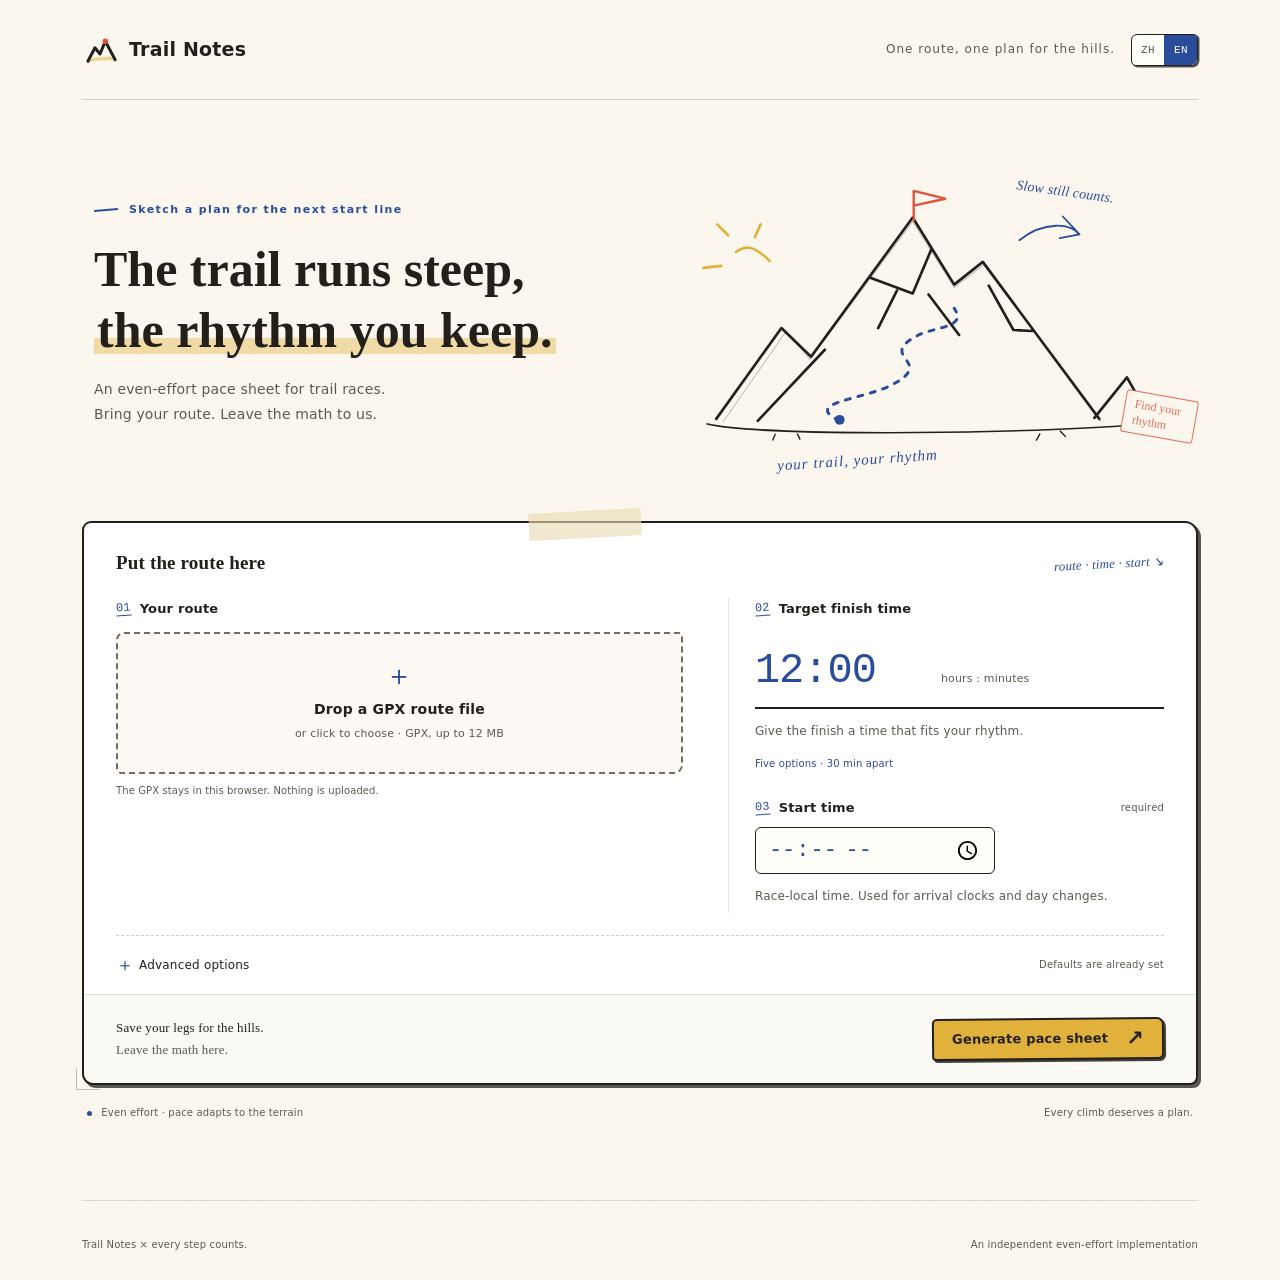
<file: web/index.html>
<!doctype html>
<html lang="zh-CN">
<head>
  <meta charset="utf-8">
  <meta name="viewport" content="width=device-width, initial-scale=1">
  <meta name="theme-color" content="#fbf7ef">
  <meta name="description" content="上传 GPX，输入完赛时间与发枪时间，生成体感一致的越野配速表。">
  <title>山野有数 · 体感一致配速表</title>
  <link rel="icon" href="./favicon.svg" type="image/svg+xml">
  <link rel="icon" href="./favicon-32.png" sizes="32x32" type="image/png">
  <link rel="icon" href="./favicon-16.png" sizes="16x16" type="image/png">
  <link rel="apple-touch-icon" href="./apple-touch-icon.png">
  <link rel="stylesheet" href="./style.css?v=frontend-v33">
  <script src="./i18n.js?v=frontend-v33" defer></script>
  <script src="./pace-time.js?v=frontend-v33" defer></script>
  <script src="./pace-svg.js?v=frontend-v33" defer></script>
  <script src="./pace-wallpaper.js?v=frontend-v33" defer></script>
  <script src="./app.js?v=frontend-v33" defer></script>
</head>
<body>
  <div class="page-shell">
    <header class="site-header">
      <a class="brand" href="/" data-i18n-aria="brand.home"><svg class="brand-mark" viewBox="0 0 64 64" aria-hidden="true" focusable="false"><path d="M10 47.4C20 44.4 44 44.7 54 46.4" stroke="#e0b23c" stroke-width="6" opacity=".5" stroke-linecap="round" fill="none"/><path d="M9 48L22 26L30 37L40 16L55 48" stroke="#23201c" stroke-width="5" stroke-linecap="round" stroke-linejoin="round" fill="none"/><circle cx="40" cy="16" r="4.6" fill="#e0533c"/></svg> <span data-i18n="brand.name">山野有数</span> <span class="brand-en" data-i18n="brand.tag">TRAIL NOTES</span></a>
      <div class="header-right">
        <span class="header-note" data-i18n="header.note">一条路线，一份山野计划。</span>
        <div class="lang-switch" role="group" data-i18n-aria="lang.group" aria-label="语言">
          <button type="button" data-lang-button="zh" data-i18n="lang.zh" aria-pressed="true">中文</button>
          <button type="button" data-lang-button="en" data-i18n="lang.en" aria-pressed="false">EN</button>
        </div>
      </div>
    </header>
    <main>
      <section class="hero" aria-labelledby="page-title">
        <div class="hero-copy">
          <p class="eyebrow"><span class="small-line"></span> <span data-i18n="hero.eyebrow">给下一次出发，画个计划</span></p>
          <h1 id="page-title"><span data-i18n="hero.title1">山路有起伏，</span><br><span class="marker" data-i18n="hero.title2">奔跑有节奏。</span></h1>
          <p class="hero-description"><span data-i18n="hero.desc1">一份体感一致的越野配速表。</span><br><span data-i18n="hero.desc2">带上你的路线，剩下的交给计算。</span></p>
        </div>
        <div class="mountain-sketch" aria-hidden="true">
          <svg viewBox="0 0 550 300" fill="none" xmlns="http://www.w3.org/2000/svg">
            <path d="M49 250C106 264 406 260 506 249" stroke="#23201c" stroke-width="1.6"/>
            <path d="M59 245L125 153L155 182L258 41L300 109L329 86L447 245M101 247L169 175M215 102L258 118L277 73M242 115L223 153M274 119L305 160M335 110L360 155L379 156M442 244L475 203L500 247" stroke="#23201c" stroke-width="2.7" stroke-linejoin="round" stroke-linecap="round"/>
            <path d="M66 248L130 156L154 185L258 45L300 112L330 89L449 248" stroke="#23201c" stroke-width=".65" opacity=".5"/>
            <path d="M259 44L259 14L291 22L259 29" stroke="#e0533c" stroke-width="2.4" stroke-linecap="round" stroke-linejoin="round"/>
            <path d="M184 247C145 228 208 226 238 210C282 186 221 183 262 161C281 151 314 153 300 133" stroke="#2a4d9b" stroke-width="3" stroke-linecap="round" stroke-dasharray="5 8"/>
            <circle cx="184" cy="246" r="5" fill="#2a4d9b"/>
            <path d="M113 85C97 69 89 69 79 76M98 61L104 48M71 59L60 48M64 90L46 92" stroke="#e0b23c" stroke-width="2.7" stroke-linecap="round"/>
            <path d="M366 64C391 44 420 47 426 58M410 40L427 58L407 62" stroke="#2a4d9b" stroke-width="1.8" stroke-linecap="round" stroke-linejoin="round"/>
            <path d="M119 260L116 267M141 260L144 266M387 260L383 267M407 257L413 263" stroke="#23201c" stroke-width="1.4"/>
          </svg>
          <span class="sketch-label label-summit" data-i18n="hero.labelSummit">慢慢来，也会到。</span>
          <span class="sketch-label label-route" data-i18n="hero.labelRoute">your trail, your rhythm</span>
          <span class="sketch-stamp" data-i18n-html="hero.stamp">去山里<br>找节奏</span>
        </div>
      </section>

      <section class="planner" aria-labelledby="planner-title">
        <div class="planner-heading"><h2 id="planner-title" data-i18n="planner.title">把路线放在这里</h2><span class="pencil-note" data-i18n="planner.pencil">路线、用时、发枪时间 ↘</span></div>
        <form id="pace-form" novalidate>
          <div class="main-fields">
            <div class="file-field">
              <label class="field-label" for="gpx-file"><span class="step-number">01</span> <span data-i18n="form.step1">你的路线</span></label>
              <label id="drop-zone" class="drop-zone" for="gpx-file" tabindex="0" role="button" data-i18n-aria="form.dropAria" aria-label="选择或拖入 GPX 路线文件">
                <span class="upload-symbol" aria-hidden="true">＋</span>
                <span id="file-title" data-i18n="form.dropTitle">拖入 GPX 路线文件</span>
                <span id="file-hint" class="upload-hint" data-i18n="form.dropHint">或点击选择 · GPX 格式，最大 12 MB</span>
                <span id="file-state" class="file-state" hidden></span>
              </label>
              <input id="gpx-file" type="file" class="visually-hidden">
              <p class="field-footnote" id="privacy-note" data-i18n="form.privacy">GPX 仅在浏览器内处理，不上传到服务器。</p>
            </div>
            <div class="time-field">
              <label class="field-label" for="target"><span class="step-number">02</span> <span data-i18n="form.step2">目标完赛时间</span></label>
              <div class="duration-wrap"><input id="target" name="target" type="text" inputmode="numeric" value="12:00" maxlength="5" autocomplete="off" spellcheck="false" aria-describedby="time-hint"><span data-i18n="form.durationUnit">小时 : 分钟</span></div>
              <p id="time-hint" class="time-hint" data-i18n="form.timeHint">按自己的节奏，给终点一个时间。</p>
              <span class="target-note" id="target-note" data-i18n="form.targetNote">五档参考方案 · 相邻间隔 30 分钟</span>
              <div class="race-start-field">
                <label class="field-label" for="start-time"><span class="step-number">03</span> <span data-i18n="form.step3">发枪时间</span> <span class="required-note" data-i18n="form.required">必填</span></label>
                <input id="start-time" name="start-time" type="time" required aria-describedby="start-time-hint">
                <p id="start-time-hint" class="time-hint" data-i18n="form.startHint">填写比赛当地时间，用于计算到站钟点与跨日。</p>
              </div>
            </div>
          </div>

          <details id="advanced" class="advanced">
            <summary><span class="disclosure-arrow" aria-hidden="true">＋</span> <span data-i18n="advanced.title">高级选项</span> <span class="summary-cn" data-i18n="advanced.titleAlt">Advanced options</span><span class="defaults-tag" data-i18n="advanced.defaults">已为你选好默认值</span></summary>
            <div class="advanced-body">
              <p class="advanced-intro" data-i18n="advanced.intro">保留默认值即可生成。修改参数后，点击“生成配速表”更新结果。</p>
              <div id="track-panel" hidden><label class="setting-label" for="track-index" data-i18n="advanced.track">选择路线</label><select id="track-index"></select></div>
              <div class="settings-grid">
                <label><span data-i18n="advanced.smooth">高程平滑窗口</span> <span>m</span><input id="ascent-window" type="number" min="0" max="2000" step="10" value="100"></label>
                <label><span data-i18n="advanced.threshold">峰谷反转阈值</span> <span>m</span><input id="ascent-threshold" type="number" min="0" max="1000" value="10"></label>
                <label><span data-i18n="advanced.ascentFactor">爬升等效距离</span> <span>km / 100 m</span><input id="ascent-factor" type="number" min="0" max="10" step="0.1" value="1"></label>
                <label><span data-i18n="advanced.fatigue">距离翻倍配速增幅</span> <span>%</span><input id="fatigue" type="number" min="0" max="100" step="1" value="8"></label>
                <label><span data-i18n="advanced.step">相邻方案间隔</span> <span data-i18n="advanced.minutes">分钟</span><input id="target-step" type="number" min="1" max="1440" value="30"></label>
                <label><span data-i18n="advanced.bracket">表格括号内容</span><select id="secondary-display"><option value="arrival_time" data-i18n="option.arrival">到站钟点（当地时间）</option><option value="pace" data-i18n="option.pace">区间配速（分:秒/km）</option><option value="equivalent_pace" data-i18n="option.eqPace">区间等效配速（分:秒/km）</option></select></label>
                <label><span data-i18n="advanced.options">目标方案</span><select id="target-count"><option value="five" data-i18n="option.five">五档方案</option><option value="one" data-i18n="option.one">仅目标方案</option></select></label>
              </div>
              <div class="repair-policy"><strong data-i18n="advanced.repairTitle">缺失高程自动补齐</strong><p data-i18n="advanced.repairBody">中间缺口按距离插值，首尾使用最近有效高程。生成结果会标注修复数量；全部高程缺失时停止计算。</p></div>
              <section id="checkpoint-panel" class="checkpoint-panel" hidden aria-labelledby="checkpoint-title"><div class="subheading"><h3 id="checkpoint-title" data-i18n="advanced.cpTitle">站点与停留</h3><span data-i18n="advanced.cpSub">关门时间填写发枪后的累计用时</span></div><p id="cp-hint"></p><div id="checkpoint-fields"></div></section>
              <section id="manual-panel" hidden><h3 data-i18n="advanced.manualTitle">手动站点（可选）</h3><p data-i18n="advanced.manualBody">未识别到站点时默认只列起终点。每行填写：名称,累计公里,停留分钟,关门用时。终点会自动加入。</p><label class="visually-hidden" for="manual-cps" data-i18n="advanced.manualAria">手动站点</label><textarea id="manual-cps" rows="4" data-i18n-placeholder="advanced.manualPlaceholder" placeholder="山脚补给站,10.5,5,03:00"></textarea></section>
            </div>
          </details>
          <div id="status" class="status" role="status" aria-live="polite" hidden></div>
          <div class="form-footer"><p><span data-i18n="form.footer1">把力气留给山野，</span><span data-i18n="form.footer2">把计算交给这里。</span></p><button id="generate" class="button button-primary" type="submit"><span id="generate-label" data-i18n="form.generate">生成配速表</span> <span aria-hidden="true">↗</span></button></div>
        </form>
        <span class="paper-corner" aria-hidden="true"></span>
      </section>
      <div class="under-form"><span><span class="blue-dot"></span> <span data-i18n="underForm.left">体感一致 · 随地形调整配速</span></span><span data-i18n="underForm.right">每一段山路，都值得好好计划。</span></div>

      <section id="results" class="results" hidden aria-labelledby="result-title">
        <div class="result-heading"><div><p class="eyebrow" data-i18n="results.eyebrow">YOUR TRAIL PLAN / 配速计划</p><h2 id="result-title" data-i18n="results.title">你的山野节奏</h2></div><div class="exports" data-i18n-aria="results.exportsAria" aria-label="下载配速表"><button type="button" data-export="svg" class="button button-small">SVG</button><button type="button" data-export="png" class="button button-small">PNG</button><button type="button" data-export="csv" class="button button-small">CSV</button><button id="wallpaper-open" type="button" class="button button-small" aria-expanded="false" aria-controls="wallpaper-panel" data-i18n="results.wallpaper">壁纸</button><label class="export-style" for="table-style"><span data-i18n="results.colorLabel">图颜色</span><select id="table-style"></select></label><button id="print" type="button" class="button button-small" data-i18n="results.print">打印</button></div></div>
        <div id="route-stats" class="route-stats"></div>
        <div class="profile-paper"><div class="profile-heading"><span data-i18n="results.profileTitle">沿途的起伏</span><span data-i18n="results.profileSub">高程轮廓 · 100 m 平滑，仅作路线示意</span></div><svg id="elevation-chart" viewBox="0 0 1080 180" role="img" data-i18n-aria="results.chartAria" aria-label="路线高程曲线"></svg></div>
        <div id="result-notes" class="result-notes"></div>
        <div class="table-paper"><div class="table-topline"><span>CHECKPOINT NOTES</span><span id="table-legend"></span><span class="mobile-table-hint" data-i18n="results.mobileHint">左右滑动查看全部方案 →</span></div><div class="table-scroll" tabindex="0" role="region" data-i18n-aria="results.tableAria" aria-label="配速表，可横向滚动"><table id="pace-table"></table></div></div>
        <details class="calculation-notes"><summary data-i18n="results.notesTitle">计算说明与路线提示</summary><div id="calculation-detail"></div></details>
        <section id="wallpaper-panel" class="wallpaper-panel" hidden aria-labelledby="wallpaper-title">
          <div class="wallpaper-heading"><div><p class="eyebrow" data-i18n="wall.eyebrow">HOME SCREEN / 手机壁纸</p><h3 id="wallpaper-title" data-i18n="wall.title">把配速表放进手机</h3></div><p data-i18n="wall.desc">按原版表格等比缩小，上下补留白，保留全部站点与方案。</p></div>
          <div class="wallpaper-body">
            <div class="wallpaper-stage"><div id="wallpaper-frame" class="wallpaper-frame"><div id="wallpaper-preview" class="wallpaper-preview"></div><div id="wallpaper-mask" class="wallpaper-mask" hidden></div></div></div>
            <div class="wallpaper-side">
              <div class="wallpaper-controls">
                <label><span data-i18n="wall.device">机型</span><select id="wallpaper-device"></select></label>
                <label><span data-i18n="wall.layout">版式</span><select id="wallpaper-rotation"><option value="90" data-i18n="wall.landscape">横版 · 表格旋转 90°，占满屏宽</option><option value="0" data-i18n="wall.portrait">竖版 · 表格保持正向</option></select></label>
                <label><span data-i18n="wall.top">顶部留白 %</span><input id="wallpaper-top" type="number" min="0" max="70" value="27"></label>
                <label><span data-i18n="wall.bottom">底部留白 %</span><input id="wallpaper-bottom" type="number" min="0" max="50" value="9"></label>
                <label><span data-i18n="wall.width">宽度 px</span><input id="wallpaper-width" type="number" min="640" max="4096" step="1" value="1179" disabled></label>
                <label><span data-i18n="wall.height">高度 px</span><input id="wallpaper-height" type="number" min="960" max="4096" step="1" value="2556" disabled></label>
              </div>
              <fieldset class="wallpaper-themes">
                <legend data-i18n="wall.theme">壁纸风格</legend>
                <div id="wallpaper-theme-list" class="theme-swatches" role="radiogroup" data-i18n-aria="wall.theme" aria-label="壁纸风格"></div>
              </fieldset>
              <label class="wallpaper-toggle"><input type="checkbox" id="wallpaper-overlay" checked> <span data-i18n="wall.overlay">叠加锁屏遮挡预览</span></label>
              <p id="wallpaper-error" role="alert" class="wallpaper-note" hidden></p>
              <p id="wallpaper-note" class="wallpaper-note"></p>
              <div class="wallpaper-actions"><button type="button" id="wallpaper-png" class="button button-primary" data-i18n="wall.download">下载壁纸 PNG</button><button type="button" id="wallpaper-svg" class="button button-small">SVG</button></div>
            </div>
          </div>
        </section>
      </section>
    </main>
    <footer class="site-footer"><span data-i18n="footer.left">山野有数 × 每一步，都算数。</span><span data-i18n="footer.right">基于体感一致思路的独立实现</span></footer>
  </div>
</body>
</html>
</file>
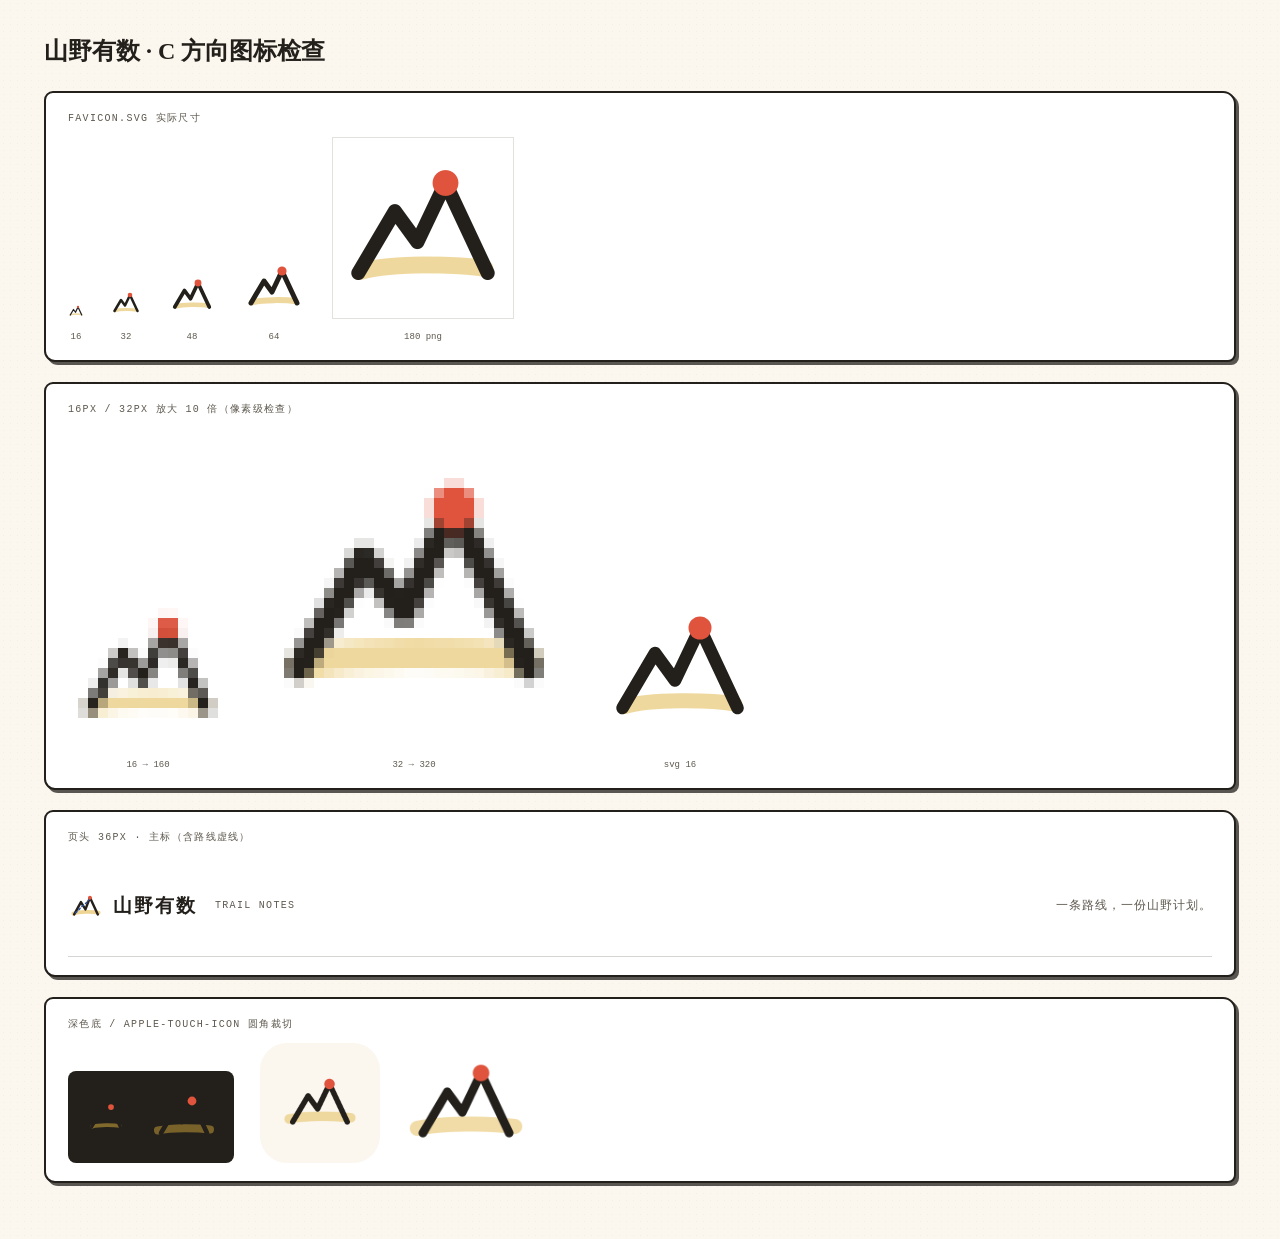
<file: artifacts/logo/check.html>
<!doctype html>
<html lang="zh-CN"><head><meta charset="utf-8"><title>icon check</title>
<style>
:root{--bg:#fbf7ef;--fg:#23201c;--muted:#5e594f;--blue:#2a4d9b;
--serif:"Instrument Serif","Songti SC",Georgia,serif;--body:"Schibsted Grotesk",ui-sans-serif,-apple-system,"PingFang SC",sans-serif;--mono:"JetBrains Mono",ui-monospace,Menlo,monospace}
body{margin:0;padding:36px 44px;background:var(--bg);color:var(--fg);font:14px/1.6 var(--body);background-image:radial-gradient(#a99c7918 .65px,transparent .65px);background-size:7px 7px}
h1{font:600 24px/1.3 var(--serif);margin:0 0 24px}
.panel{background:#fff;border:2px solid var(--fg);border-radius:9px 13px 8px 11px;box-shadow:3px 3px 0 rgba(35,32,28,.75);padding:18px 22px;margin-bottom:20px}
.label{font:10px var(--mono);letter-spacing:1.3px;color:var(--muted);text-transform:uppercase;margin-bottom:12px}
.row{display:flex;align-items:flex-end;gap:26px;flex-wrap:wrap}
figure{margin:0;text-align:center}figcaption{font:9px var(--mono);color:var(--muted);margin-top:6px}
.pixel{image-rendering:pixelated}
.brand{display:flex;align-items:center;gap:9px;font-size:19px;font-weight:650;letter-spacing:2px;text-decoration:none;color:inherit}
.brand svg{width:36px;height:36px;display:block}
.brand .en{font:10px var(--mono);letter-spacing:1.3px;color:var(--muted);margin-left:9px;font-weight:400}
.header-note{font-size:12px;letter-spacing:1px;color:var(--muted)}
.site-header{height:100px;display:flex;align-items:center;justify-content:space-between;border-bottom:1px solid #23201c30}
.dark{background:#23201c;border-radius:8px;padding:14px 18px;display:flex;gap:26px;align-items:center}
</style></head>
<body>
<h1>山野有数 · C 方向图标检查</h1>

<div class="panel">
  <div class="label">favicon.svg 实际尺寸</div>
  <div class="row">
    <figure><img src="../../web/favicon.svg" width="16" height="16"><figcaption>16</figcaption></figure>
    <figure><img src="../../web/favicon.svg" width="32" height="32"><figcaption>32</figcaption></figure>
    <figure><img src="../../web/favicon.svg" width="48" height="48"><figcaption>48</figcaption></figure>
    <figure><img src="../../web/favicon.svg" width="64" height="64"><figcaption>64</figcaption></figure>
    <figure><img src="../../web/favicon-180.png" width="180" height="180" style="border:1px solid #23201c22"><figcaption>180 png</figcaption></figure>
  </div>
</div>

<div class="panel">
  <div class="label">16px / 32px 放大 10 倍（像素级检查）</div>
  <div class="row">
    <figure><img class="pixel" src="../../web/favicon-16.png" width="160" height="160"><figcaption>16 → 160</figcaption></figure>
    <figure><img class="pixel" src="../../web/favicon-32.png" width="320" height="320"><figcaption>32 → 320</figcaption></figure>
    <figure><img class="pixel" src="../../web/favicon.svg" width="160" height="160"><figcaption>svg 16</figcaption></figure>
  </div>
</div>

<div class="panel">
  <div class="label">页头 36px · 主标（含路线虚线）</div>
  <div class="site-header">
    <span class="brand"><svg viewBox="0 0 64 64" aria-hidden="true"><path d="M9.5 45.6C20.5 41.6 43.5 41.9 54.5 43.7" stroke="#e0b23c" stroke-width="7" opacity=".55" stroke-linecap="round" fill="none"/><path d="M11 47L23 25L31 38L39 17L53 47" stroke="#23201c" stroke-width="4.3" stroke-linecap="round" stroke-linejoin="round" fill="none"/><path d="M13 44C19 41 22 34 27 31C33 27 35 23 39 18" stroke="#2a4d9b" stroke-width="2.5" stroke-dasharray="3.6 4.4" stroke-linecap="round" fill="none"/><circle cx="39" cy="17.2" r="3.5" fill="#e0533c"/></svg> 山野有数 <span class="en">TRAIL NOTES</span></span>
    <span class="header-note">一条路线，一份山野计划。</span>
  </div>
</div>

<div class="panel">
  <div class="label">深色底 / apple-touch-icon 圆角裁切</div>
  <div class="row">
    <div class="dark"><img src="../../web/favicon.svg" width="40" height="40"><img src="../../web/logo.svg" width="64" height="64"></div>
    <img src="../../web/apple-touch-icon.png" width="120" height="120" style="border-radius:27px">
    <img src="../../web/logo-512.png" width="120" height="120">
  </div>
</div>
</body></html>
</file>
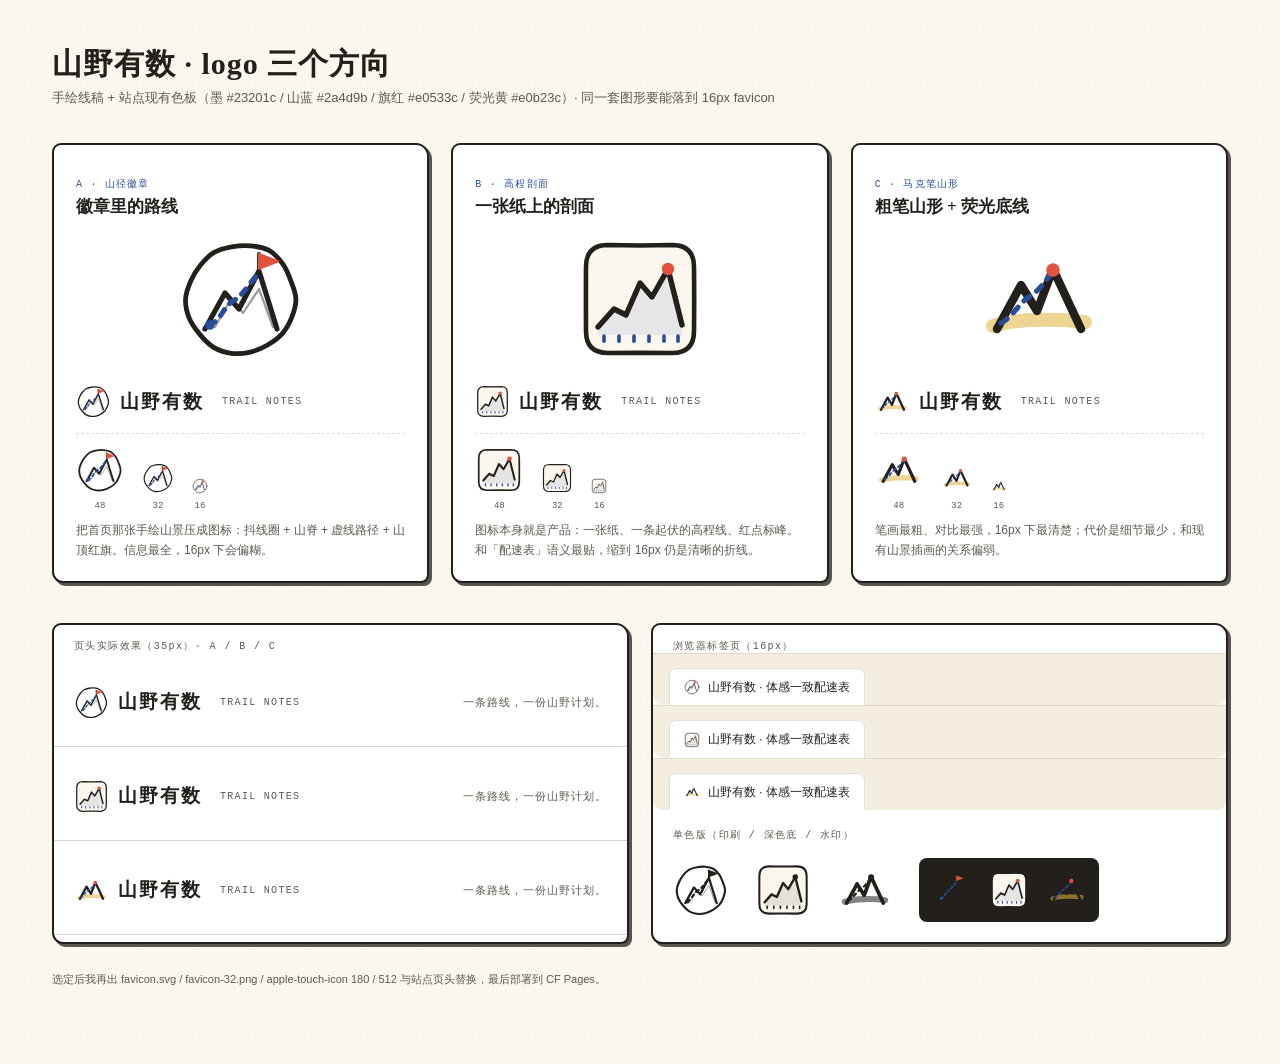
<file: artifacts/logo/preview.html>
<!doctype html>
<html lang="zh-CN">
<head>
<meta charset="utf-8">
<title>山野有数 · logo 候选</title>
<style>
:root{--bg:#fbf7ef;--fg:#23201c;--muted:#5e594f;--blue:#2a4d9b;--red:#e0533c;--yellow:#e0b23c;
--serif:"Instrument Serif","Songti SC",Georgia,serif;--body:"Schibsted Grotesk",ui-sans-serif,-apple-system,"PingFang SC",sans-serif;--mono:"JetBrains Mono",ui-monospace,Menlo,monospace}
*{box-sizing:border-box}
body{margin:0;padding:44px 52px 64px;background:var(--bg);color:var(--fg);font:15px/1.7 var(--body);
background-image:radial-gradient(#a99c7918 .65px,transparent .65px);background-size:7px 7px}
h1{font:600 30px/1.3 var(--serif);margin:0 0 4px;letter-spacing:1px}
.sub{color:var(--muted);font-size:13px;margin:0 0 34px}
.grid{display:grid;grid-template-columns:repeat(3,1fr);gap:22px;margin-bottom:40px}
.card{background:#fff;border:2px solid var(--fg);border-radius:9px 13px 8px 11px;box-shadow:3px 3px 0 rgba(35,32,28,.75);padding:24px 22px 20px}
.card h2{font:600 17px/1.4 var(--serif);margin:0 0 2px}
.card .tag{font:10px var(--mono);letter-spacing:1.2px;color:var(--blue);text-transform:uppercase}
.hero-mark{display:flex;align-items:center;justify-content:center;height:150px;margin:6px 0 10px}
.hero-mark img{width:128px;height:128px}
.lockup{display:flex;align-items:center;gap:9px;font-size:19px;font-weight:650;letter-spacing:2px}
.lockup img{width:35px;height:35px}
.lockup .en{font:10px var(--mono);letter-spacing:1.3px;color:var(--muted);margin-left:9px;font-weight:400}
.sizes{display:flex;align-items:flex-end;gap:18px;margin:14px 0 6px;padding-top:12px;border-top:1px dashed #23201c25}
.sizes figure{margin:0;text-align:center}
.sizes figcaption{font:9px var(--mono);color:var(--muted);margin-top:7px}
.sizes img{display:block}
.note{font-size:12px;color:var(--muted);margin:10px 0 0;line-height:1.65}
.row{display:grid;grid-template-columns:1fr 1fr;gap:22px}
.panel{background:#fff;border:2px solid var(--fg);border-radius:9px 13px 8px 11px;box-shadow:3px 3px 0 rgba(35,32,28,.75);padding:0}
.panel-title{font:10px var(--mono);letter-spacing:1.4px;color:var(--muted);padding:14px 20px 0}
.site-header{height:88px;display:flex;align-items:center;justify-content:space-between;padding:0 20px;border-bottom:1px solid #23201c30;margin-top:6px}
.header-note{font-size:11px;letter-spacing:1px;color:var(--muted)}
.tabs{display:flex;gap:0;padding:14px 16px 18px;background:#f4eee1;border-radius:0 0 9px 11px;border-top:1px solid #23201c18}
.tab{display:flex;align-items:center;gap:8px;background:#fff;border:1px solid #23201c22;border-bottom:none;border-radius:7px 7px 0 0;padding:8px 14px;font-size:12px;margin-bottom:-18px;color:#23201c}
.tab img{width:16px;height:16px}
.foot{font-size:11px;color:var(--muted);margin-top:26px}
</style>
</head>
<body>
<h1>山野有数 · logo 三个方向</h1>
<p class="sub">手绘线稿 + 站点现有色板（墨 #23201c / 山蓝 #2a4d9b / 旗红 #e0533c / 荧光黄 #e0b23c）· 同一套图形要能落到 16px favicon</p>

<div class="grid">
  <div class="card">
    <span class="tag">A · 山径徽章</span>
    <h2>徽章里的路线</h2>
    <div class="hero-mark"><img src="logo-a-badge.svg" alt="A"></div>
    <div class="lockup"><img src="logo-a-badge.svg" alt="">山野有数<span class="en">TRAIL NOTES</span></div>
    <div class="sizes">
      <figure><img src="logo-a-badge.svg" width="48" height="48"><figcaption>48</figcaption></figure>
      <figure><img src="logo-a-badge.svg" width="32" height="32"><figcaption>32</figcaption></figure>
      <figure><img src="logo-a-badge.svg" width="16" height="16"><figcaption>16</figcaption></figure>
    </div>
    <p class="note">把首页那张手绘山景压成图标：抖线圈 + 山脊 + 虚线路径 + 山顶红旗。信息最全，16px 下会偏糊。</p>
  </div>

  <div class="card">
    <span class="tag">B · 高程剖面</span>
    <h2>一张纸上的剖面</h2>
    <div class="hero-mark"><img src="logo-b-profile.svg" alt="B"></div>
    <div class="lockup"><img src="logo-b-profile.svg" alt="">山野有数<span class="en">TRAIL NOTES</span></div>
    <div class="sizes">
      <figure><img src="logo-b-profile.svg" width="48" height="48"><figcaption>48</figcaption></figure>
      <figure><img src="logo-b-profile.svg" width="32" height="32"><figcaption>32</figcaption></figure>
      <figure><img src="logo-b-profile.svg" width="16" height="16"><figcaption>16</figcaption></figure>
    </div>
    <p class="note">图标本身就是产品：一张纸、一条起伏的高程线、红点标峰。和「配速表」语义最贴，缩到 16px 仍是清晰的折线。</p>
  </div>

  <div class="card">
    <span class="tag">C · 马克笔山形</span>
    <h2>粗笔山形 + 荧光底线</h2>
    <div class="hero-mark"><img src="logo-c-mark.svg" alt="C"></div>
    <div class="lockup"><img src="logo-c-mark.svg" alt="">山野有数<span class="en">TRAIL NOTES</span></div>
    <div class="sizes">
      <figure><img src="logo-c-mark.svg" width="48" height="48"><figcaption>48</figcaption></figure>
      <figure><img src="logo-c-mark.svg" width="32" height="32"><figcaption>32</figcaption></figure>
      <figure><img src="logo-c-mark.svg" width="16" height="16"><figcaption>16</figcaption></figure>
    </div>
    <p class="note">笔画最粗、对比最强，16px 下最清楚；代价是细节最少，和现有山景插画的关系偏弱。</p>
  </div>
</div>

<div class="row">
  <div class="panel">
    <div class="panel-title">页头实际效果（35px）· A / B / C</div>
    <div class="site-header"><span class="lockup"><img src="logo-a-badge.svg" alt="">山野有数<span class="en">TRAIL NOTES</span></span><span class="header-note">一条路线，一份山野计划。</span></div>
    <div class="site-header"><span class="lockup"><img src="logo-b-profile.svg" alt="">山野有数<span class="en">TRAIL NOTES</span></span><span class="header-note">一条路线，一份山野计划。</span></div>
    <div class="site-header"><span class="lockup"><img src="logo-c-mark.svg" alt="">山野有数<span class="en">TRAIL NOTES</span></span><span class="header-note">一条路线，一份山野计划。</span></div>
  </div>
  <div class="panel">
    <div class="panel-title">浏览器标签页（16px）</div>
    <div class="tabs">
      <div class="tab"><img src="logo-a-badge.svg" alt="">山野有数 · 体感一致配速表</div>
    </div>
    <div class="tabs">
      <div class="tab"><img src="logo-b-profile.svg" alt="">山野有数 · 体感一致配速表</div>
    </div>
    <div class="tabs">
      <div class="tab"><img src="logo-c-mark.svg" alt="">山野有数 · 体感一致配速表</div>
    </div>
    <div class="panel-title" style="padding:18px 20px 16px">单色版（印刷 / 深色底 / 水印）</div>
    <div style="display:flex;gap:26px;align-items:center;padding:0 20px 20px">
      <img src="logo-a-badge-mono.svg" width="56" height="56" alt="">
      <img src="logo-b-profile-mono.svg" width="56" height="56" alt="">
      <img src="logo-c-mark-mono.svg" width="56" height="56" alt="">
      <div style="background:#23201c;border-radius:8px;padding:12px;display:flex;gap:18px;align-items:center">
        <img src="logo-a-badge.svg" width="40" height="40" alt="">
        <img src="logo-b-profile.svg" width="40" height="40" alt="">
        <img src="logo-c-mark.svg" width="40" height="40" alt="">
      </div>
    </div>
  </div>
</div>

<p class="foot">选定后我再出 favicon.svg / favicon-32.png / apple-touch-icon 180 / 512 与站点页头替换，最后部署到 CF Pages。</p>
</body>
</html>
</file>
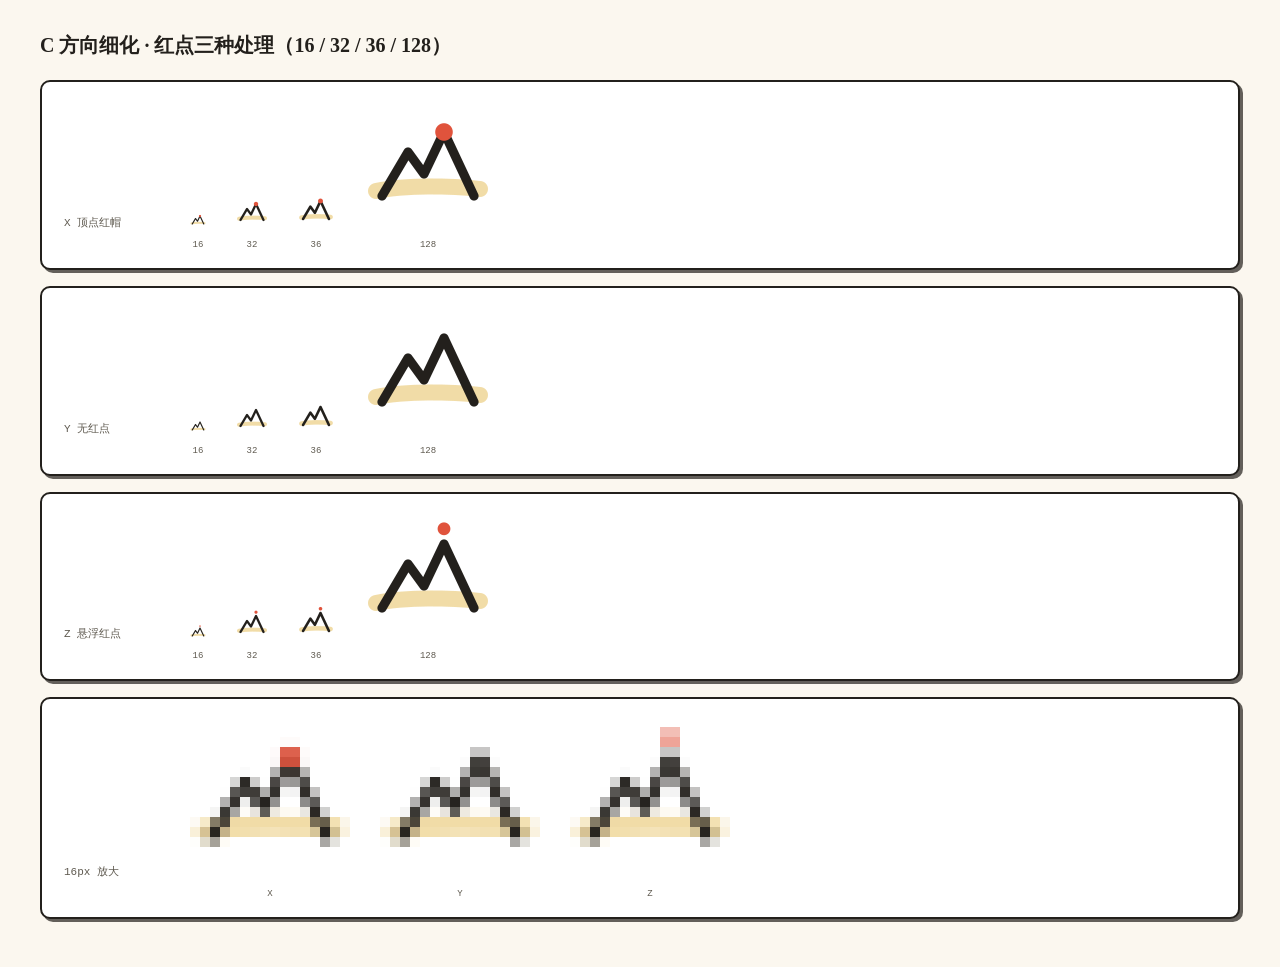
<file: artifacts/logo/try/sheet.html>
<!doctype html><html><head><meta charset="utf-8"><style>
body{margin:0;padding:32px 40px;background:#fbf7ef;color:#23201c;font:13px/1.6 ui-sans-serif,-apple-system,"PingFang SC",sans-serif}
h1{font:600 20px/1.3 Georgia,serif;margin:0 0 22px}
.row{display:flex;align-items:flex-end;gap:30px;background:#fff;border:2px solid #23201c;border-radius:10px;padding:18px 22px;margin-bottom:16px;box-shadow:3px 3px 0 rgba(35,32,28,.7)}
.lbl{font:11px ui-monospace,Menlo,monospace;color:#5e594f;width:96px;padding-bottom:20px}
figure{margin:0;text-align:center}figcaption{font:9px ui-monospace,Menlo,monospace;color:#5e594f;margin-top:5px}
.px{image-rendering:pixelated}
</style></head><body><h1>C 方向细化 · 红点三种处理（16 / 32 / 36 / 128）</h1>
<div class="row"><span class="lbl">X 顶点红帽</span><figure><img src="c-cap-16.png" width="16" height="16"><figcaption>16</figcaption></figure><figure><img src="c-cap-32.png" width="32" height="32"><figcaption>32</figcaption></figure><figure><img src="c-cap-36.png" width="36" height="36"><figcaption>36</figcaption></figure><figure><img src="c-cap-128.png" width="128" height="128"><figcaption>128</figcaption></figure></div><div class="row"><span class="lbl">Y 无红点</span><figure><img src="c-none-16.png" width="16" height="16"><figcaption>16</figcaption></figure><figure><img src="c-none-32.png" width="32" height="32"><figcaption>32</figcaption></figure><figure><img src="c-none-36.png" width="36" height="36"><figcaption>36</figcaption></figure><figure><img src="c-none-128.png" width="128" height="128"><figcaption>128</figcaption></figure></div><div class="row"><span class="lbl">Z 悬浮红点</span><figure><img src="c-float-16.png" width="16" height="16"><figcaption>16</figcaption></figure><figure><img src="c-float-32.png" width="32" height="32"><figcaption>32</figcaption></figure><figure><img src="c-float-36.png" width="36" height="36"><figcaption>36</figcaption></figure><figure><img src="c-float-128.png" width="128" height="128"><figcaption>128</figcaption></figure></div>
<div class="row"><span class="lbl">16px 放大</span>
<figure><img class="px" src="c-cap-16.png" width="160" height="160"><figcaption>X</figcaption></figure>
<figure><img class="px" src="c-none-16.png" width="160" height="160"><figcaption>Y</figcaption></figure>
<figure><img class="px" src="c-float-16.png" width="160" height="160"><figcaption>Z</figcaption></figure>
</div></body></html>
</file>
<file: web/style.css>
:root {
  --color-bg:#fbf7ef; --color-surface:#ffffff; --color-surface-alt:#f4eee1;
  --color-fg:#23201c; --color-muted:#5e594f; --color-primary:#2a4d9b;
  --color-on-primary:#fff; --color-accent:#e0533c; --color-accent-2:#e0b23c;
  --color-border:#23201c; --color-disabled:#ece5d8; --color-on-disabled:#9b9487;
  --font-display:"Instrument Serif","Songti SC","Georgia",serif;
  --font-body:"Schibsted Grotesk",ui-sans-serif,system-ui,"PingFang SC",sans-serif;
  --font-mono:"JetBrains Mono",ui-monospace,SFMono-Regular,Menlo,monospace;
  --radius-control:6px; --radius-card:10px; --size-control:42px;
  --shadow-control:2px 2px 0 rgba(35,32,28,.85); --shadow-card:3px 3px 0 rgba(35,32,28,.75);
}
*{box-sizing:border-box} [hidden]{display:none!important} html{scroll-behavior:smooth;scroll-padding-top:28px}
body{margin:0;background:var(--color-bg);color:var(--color-fg);font:16px/1.7 var(--font-body);letter-spacing:.01em;background-image:radial-gradient(#a99c7918 .65px,transparent .65px);background-size:7px 7px}
button,input,select,textarea{font:inherit;color:inherit} button,summary,a,input,select,textarea,[tabindex]{-webkit-tap-highlight-color:transparent}button,a,summary{touch-action:manipulation}
a{color:inherit}button{cursor:pointer}button:disabled{cursor:wait;background:var(--color-disabled);color:var(--color-on-disabled)}
:focus-visible{outline:3px solid var(--color-primary);outline-offset:4px} input:focus-visible,select:focus-visible,textarea:focus-visible{outline:2px solid var(--color-accent);outline-offset:3px}
.page-shell{max-width:1200px;padding:0 42px;margin:auto}.site-header{height:100px;display:flex;align-items:center;justify-content:space-between;border-bottom:1px solid #23201c30}
.brand{display:flex;align-items:center;gap:9px;text-decoration:none;font-size:19px;font-weight:650;letter-spacing:2px}.brand-mark{width:38px;height:38px;flex:none;display:block;transform:rotate(-3deg) translateY(1px)}.brand-en{font:10px var(--font-mono);letter-spacing:1.3px;color:var(--color-muted);margin-left:9px}.header-note{font-size:12px;letter-spacing:1px;color:var(--color-muted)}
.hero{display:grid;grid-template-columns:1fr 1fr;align-items:center;gap:20px;padding:55px 12px 48px}.eyebrow{display:flex;align-items:center;gap:11px;font-size:11px;font-weight:600;letter-spacing:2px;color:var(--color-primary);margin:0 0 20px}.small-line{display:inline-block;width:24px;height:2px;background:var(--color-primary);transform:rotate(-5deg)}h1{font-family:var(--font-display);font-weight:600;font-size:clamp(38px,4.4vw,56px);letter-spacing:1.5px;line-height:1.4;margin:0 0 16px}.marker{background:linear-gradient(transparent 65%,#e0b23c66 65%,#e0b23c66 92%,transparent 92%);padding:0 3px}.hero-description{font-size:14px;line-height:1.9;color:var(--color-muted);margin:0}.mountain-sketch{position:relative;align-self:center;padding-top:22px;margin:0 -15px 0 8px}.mountain-sketch>svg{display:block;width:100%;height:auto}.sketch-label{font-family:var(--font-display);position:absolute;color:var(--color-primary);font-style:italic;font-size:14px}.label-summit{right:16%;top:8%;transform:rotate(8deg)}.label-route{bottom:0;left:22%;transform:rotate(-4deg);font-size:15px;letter-spacing:1px}.sketch-stamp{position:absolute;display:block;width:max-content;right:1%;bottom:11%;color:#e0533cd9;font-family:var(--font-display);font-size:15px;border:1.5px solid #e0533cd9;border-radius:3px;transform:rotate(10deg);padding:5px 9px;line-height:1.35;background:var(--color-bg) radial-gradient(#a99c7918 .65px,transparent .65px) 0 0/7px 7px}
.planner{position:relative;background:var(--color-surface);border:2px solid var(--color-border);border-radius:9px 13px 8px 11px;box-shadow:var(--shadow-card);overflow:visible}.planner:before{content:"";position:absolute;top:-12px;left:40%;width:110px;height:25px;background:#e9d9b39c;transform:rotate(-3deg);border:1px solid #e9d9b330;pointer-events:none}.planner-heading{display:flex;justify-content:space-between;align-items:center;padding:26px 32px 20px}.planner-heading h2{font:600 21px/1.5 var(--font-display);margin:0}.pencil-note{font:italic 13px/1.5 var(--font-display);color:var(--color-primary);transform:rotate(-3deg)}.main-fields{display:grid;grid-template-columns:1.3fr 1fr;gap:45px;padding:0 32px 22px}.field-label{font-size:13px;font-weight:600;display:flex;align-items:center;gap:9px;margin-bottom:12px}.step-number{font:12px var(--font-mono);color:var(--color-primary);border-bottom:1px solid var(--color-primary);transform:rotate(-4deg)}.drop-zone{min-height:142px;display:flex;flex-direction:column;justify-content:center;align-items:center;gap:4px;border:2px dashed #716c60;border-radius:8px 4px 9px 5px;background:#fbf7ef90;cursor:pointer;transition:background .18s,border-color .18s,transform .18s;text-align:center;padding:12px 16px}.drop-zone:hover,.drop-zone.dragover{border-color:var(--color-primary);background:#edf0f780;transform:rotate(-.35deg)}.drop-zone.has-file{background:#eef2f7;border-color:var(--color-primary);border-style:solid}.upload-symbol{font:28px/1 var(--font-display);color:var(--color-primary);margin-bottom:4px}.drop-zone>span:not(.upload-symbol){max-width:100%;overflow-wrap:anywhere}#file-title{font-size:14px;font-weight:550}.upload-hint{font-size:11px;color:var(--color-muted)}.file-state{font-size:11px;color:var(--color-primary)}.field-footnote{font-size:10px;margin:8px 0 0;color:var(--color-muted);letter-spacing:.1px}.time-field{padding-left:26px;border-left:1px solid #23201c20}.duration-wrap{border-bottom:2px solid var(--color-border);display:flex;align-items:baseline;gap:16px;padding:12px 0 9px;margin-top:3px}.duration-wrap input{background:transparent;border:0;min-width:0;width:170px;max-width:70%;font:42px/1.3 var(--font-mono);letter-spacing:-1px;border-radius:3px;padding:0;color:var(--color-primary)}.duration-wrap>span{font-size:11px;white-space:nowrap;color:var(--color-muted)}.time-hint{font-size:12px;color:var(--color-muted);margin:12px 0 6px}.target-note{font-size:10px;color:var(--color-primary)}
.advanced{border-top:1px dashed #23201c38;margin:0 32px}.advanced summary{cursor:pointer;list-style:none;display:flex;align-items:center;gap:9px;min-height:58px;font:12px var(--font-body);letter-spacing:.2px}.advanced summary::-webkit-details-marker{display:none}.disclosure-arrow{font-size:18px;color:var(--color-primary);width:14px}.advanced[open] .disclosure-arrow{transform:rotate(45deg)}.summary-cn{color:var(--color-muted);font-size:11px}.defaults-tag{margin-left:auto;color:var(--color-muted);font-size:10px}.advanced-body{border-top:1px dashed #23201c24;padding:0 0 24px}.advanced-intro{font-size:12px;color:var(--color-muted);margin:16px 0 20px}.settings-grid{display:grid;grid-template-columns:repeat(4,minmax(0,1fr));gap:18px}.settings-grid label{font-size:11px;display:block}.settings-grid label>span+span{font-size:10px;color:var(--color-muted);margin-left:4px}.settings-grid input,.settings-grid select,textarea,#track-index{margin-top:6px;width:100%;height:42px;border:1.5px dashed #726b5d;border-radius:6px;background:#fffdf7;padding:6px 10px;font-size:13px}.repair-policy{background:var(--color-surface-alt);border-left:2px solid var(--color-primary);padding:12px 16px;margin-top:24px;font-size:12px}.repair-policy p{margin:4px 0 0;color:var(--color-muted)}.repair-policy strong{font-weight:600}.checkpoint-panel h3,#manual-panel h3{font-size:14px}.subheading{display:flex;align-items:center;justify-content:space-between;margin-top:22px}.subheading span{font-size:10px;color:var(--color-muted)}#cp-hint,#manual-panel p{font-size:12px;color:var(--color-muted)}.cp-row{display:grid;grid-template-columns:1.2fr 1.4fr .65fr .8fr;gap:12px;align-items:center;border-top:1px solid #23201c15;padding:12px 0}.cp-name{display:flex;align-items:center;gap:5px;font-size:12px;overflow-wrap:anywhere}.cp-row label{font-size:10px;color:var(--color-muted);display:block}.cp-row input[type=number],.cp-row input[type=text],.cp-row select{width:100%;min-width:0;height:36px;border:1px solid #aaa291;background:#fffdf7;border-radius:4px;padding:4px 8px;font-size:12px}.cp-row.needs-choice{border-left:3px solid var(--color-accent);padding-left:10px}.cp-position-note{font-size:10px;color:var(--color-primary)}#manual-panel textarea{height:auto;min-height:100px;resize:vertical;font:12px/1.8 var(--font-mono)}#track-panel{padding:10px 0 20px;max-width:400px}.setting-label{font-size:12px}
.form-footer{display:flex;align-items:center;justify-content:space-between;gap:20px;background:#f4eee160;padding:22px 32px;border-radius:0 0 8px 11px;border-top:1px solid #23201c20}.form-footer p{font:13px/1.7 var(--font-display);margin:0}.form-footer p span+span{color:var(--color-muted)}.button{background:#fffdf7;border:2px solid var(--color-border);border-radius:5px 7px 6px 4px;box-shadow:var(--shadow-control);min-height:42px;padding:8px 18px;font-size:13px;font-weight:600;display:inline-flex;justify-content:center;align-items:center;gap:18px;transition:background .18s,transform .18s,box-shadow .18s}.button:hover:not(:disabled){background:var(--color-primary);color:var(--color-on-primary)}.button:active:not(:disabled){transform:translate(2px,2px);box-shadow:0 0 0 transparent}.button-primary{background:var(--color-accent-2);min-width:200px;transform:rotate(-.5deg)}.button-primary>span:not(#generate-label){font-size:21px;line-height:1}
#generate-label{letter-spacing:.2px}.button-small{font:11px var(--font-mono);padding:8px 13px;min-height:36px;box-shadow:1.5px 1.5px 0 #23201c}.under-form{display:flex;justify-content:space-between;color:var(--color-muted);font-size:10px;padding:19px 5px}.blue-dot{display:inline-block;background:var(--color-primary);width:5px;height:5px;border-radius:50%;margin-right:6px}.status{font-size:12px;padding:12px 16px;margin:0 32px 20px;border:1px solid #2a4d9b55;background:#edf0f8;border-radius:5px;white-space:pre-line}.status.error{background:#fff0e9;border-color:#e0533c88;color:#9b321f}.status.success{background:#eff4eb;border-color:#76845b55;color:#405129}.paper-corner{position:absolute;bottom:-7px;left:-8px;width:24px;height:22px;border-left:1px solid #23201c44;border-bottom:1px solid #23201c44;pointer-events:none}
.results{margin-top:68px;scroll-margin-top:26px}.result-heading{display:flex;justify-content:space-between;align-items:flex-end;gap:20px;margin-bottom:24px}.result-heading h2{font:600 32px/1.4 var(--font-display);margin:0;overflow-wrap:anywhere}.result-heading .eyebrow{margin-bottom:10px;font-size:10px}.exports{display:flex;gap:9px;flex-wrap:wrap}.route-stats{display:grid;grid-template-columns:repeat(4,1fr);border-top:2px solid var(--color-border);border-bottom:1px solid #23201c50;padding:20px 0;margin-bottom:24px}.stat{padding-left:22px;border-left:1px dashed #23201c40}.stat:first-child{border-left:0;padding-left:0}.stat-label{font-size:11px;color:var(--color-muted)}.stat-value{display:block;font:26px/1.8 var(--font-mono);color:var(--color-primary)}.stat-value small{font:11px var(--font-body);margin-left:5px;color:var(--color-muted)}.profile-paper{border:1px solid #23201c50;border-radius:5px 8px 4px 6px;padding:14px 20px 6px;background:#fffdf7}.profile-heading{display:flex;justify-content:space-between;align-items:center;font-size:12px}.profile-heading span+span{font-size:10px;color:var(--color-muted)}#elevation-chart{display:block;width:100%;height:auto;min-height:100px}#elevation-chart text{font-family:var(--font-mono);font-size:10px;fill:var(--color-muted)}.result-notes{font-size:11px;color:var(--color-muted);margin:18px 0 22px;line-height:1.9}.result-notes strong{color:var(--color-fg);font-weight:550}.result-notes p{margin:4px 0}.table-paper{border:1.5px solid var(--color-border);border-radius:7px 5px 9px 4px;background:var(--table-paper,#fffdf9);overflow:hidden;box-shadow:3px 3px 0 #23201c}.table-topline{display:flex;justify-content:space-between;gap:12px;background:var(--table-head,#f4eee1);padding:11px 18px;border-bottom:1px solid var(--color-border);font:10px/1.7 var(--font-mono);color:var(--table-sub,var(--color-muted));letter-spacing:1px}.table-topline span+span{font:10px/1.7 var(--font-body);letter-spacing:0}.table-scroll{overflow-x:auto;overscroll-behavior-x:contain}table{width:100%;border-collapse:collapse;min-width:920px;font-size:12px;color:var(--table-ink,var(--color-fg))}th{font-weight:500;text-align:left;color:var(--table-sub,var(--color-muted));font-size:10px;background:var(--table-head,#faf6ee);white-space:nowrap}th,td{padding:16px 12px;border-bottom:1px solid var(--table-rule,#23201c22);vertical-align:middle}th:first-child,td:first-child{padding-left:20px;min-width:164px}td{font-family:var(--font-mono);font-size:11px}td:first-child{font-family:var(--font-body);font-size:12px;color:var(--table-name,var(--color-fg))}th.target-col{text-align:center;min-width:94px}td.target-col{text-align:center}th .target-label{display:block;font:15px/1.6 var(--font-mono);color:var(--table-ink,var(--color-fg))}.chosen{background:var(--table-chosen,#f6edcf)}th.chosen .target-label{color:var(--table-strong,var(--color-primary));font-weight:bold}.time-main{font-size:15px;display:block;white-space:nowrap}.time-secondary{font-size:10px;color:var(--table-sub,var(--color-muted));display:block;margin-top:3px}.arrival-line{font-size:9px;color:var(--table-sub,var(--color-muted));display:block}.station-km{display:block;font:10px var(--font-mono);margin-top:3px;color:var(--table-sub,var(--color-muted))}.station-cutoff{display:block;font-size:9px;color:var(--table-late,#a3402a);margin-top:4px}.late{color:var(--table-late,#a3402a);font-size:9px;display:block}tr:last-child td{border-bottom:0;background-color:var(--table-foot,#f4eee160)}tr:last-child td.chosen{background-color:var(--table-chosen-strong,#f1e5bd)}tr:last-child .time-main{font-weight:bold;color:var(--table-strong,var(--color-primary))}.calculation-notes{font-size:11px;margin-top:22px;color:var(--color-muted)}.calculation-notes summary{cursor:pointer;text-decoration:underline;text-underline-offset:4px}.calculation-notes ul{padding-left:20px;line-height:2}.calculation-notes p{margin:8px 0}.site-footer{padding:35px 0 27px;margin-top:60px;display:flex;justify-content:space-between;border-top:1px solid #23201c25;font-size:10px;color:var(--color-muted)}.footer-cross{padding:0 8px;color:var(--color-primary)}.visually-hidden{position:absolute!important;width:1px!important;height:1px!important;padding:0!important;margin:-1px!important;overflow:hidden!important;clip:rect(0,0,0,0)!important;white-space:nowrap!important;border:0!important}
@media(min-width:1500px){.page-shell{max-width:1260px}.hero{padding-top:64px;padding-bottom:60px}}
@media(max-width:900px){.page-shell{padding:0 26px}.hero{padding:40px 0 36px;gap:0}h1{font-size:43px}.main-fields{gap:24px}.time-field{padding-left:20px}.duration-wrap input{font-size:36px;width:135px}.settings-grid{grid-template-columns:repeat(2,minmax(0,1fr))}.mountain-sketch{margin-left:0}.header-note{font-size:10px}.planner-heading,.main-fields{padding-left:24px;padding-right:24px}.advanced{margin:0 24px}.form-footer{padding:20px 24px}.button-primary{min-width:170px}.brand-en{display:none}}
@media(max-width:600px){.page-shell{padding:0 20px}.site-header{height:76px}.brand{font-size:17px}.header-note{font-size:9px;max-width:124px;text-align:right;letter-spacing:0}.hero{display:block;padding:34px 0 26px;position:relative;min-height:262px}.hero-copy{position:relative;z-index:1}.eyebrow{font-size:9px;letter-spacing:1px;margin-bottom:15px}h1{font-size:38px;line-height:1.45;letter-spacing:.5px}.hero-description{font-size:12px;max-width:230px;line-height:1.8}.mountain-sketch{position:absolute;width:200px;right:-14px;bottom:10px;opacity:.7;padding-top:0;margin:0;z-index:0}.sketch-label,.sketch-stamp{display:none}.planner-heading{padding:24px 20px 18px}.planner-heading h2{font-size:19px}.pencil-note{font-size:10px}.main-fields{display:block;padding:0 20px 21px}.drop-zone{min-height:129px}.field-footnote{font-size:9px}.time-field{border:0;padding:24px 0 0}.duration-wrap{padding:4px 0 8px;justify-content:space-between}.duration-wrap input{font-size:38px;width:180px}.duration-wrap>span{font-size:11px}.time-hint{font-size:11px;margin-top:9px}.advanced{margin:0 20px}.advanced summary{font-size:11px;gap:6px;min-height:55px}.summary-cn{font-size:10px}.defaults-tag{display:none}.advanced-intro{font-size:11px}.settings-grid{gap:14px}.settings-grid label{font-size:10px}.settings-grid label>span+span{display:block;margin-left:0}.form-footer{display:block;padding:20px}.form-footer p{text-align:center;font-size:12px;margin-bottom:14px}.button-primary{width:100%;min-height:46px}.under-form{display:block;font-size:9px;padding:16px 3px}.under-form>span+span{display:none}.status{margin:0 20px 16px}.subheading{display:block}.subheading h3{margin-bottom:3px}.cp-row{grid-template-columns:1fr 1fr;gap:10px}.cp-name{grid-column:1/-1}.cp-row>div:nth-child(2){grid-column:1/-1}.results{margin-top:38px}.result-heading{display:block}.result-heading h2{font-size:27px}.exports{margin-top:18px}.route-stats{grid-template-columns:1fr 1fr;gap:17px 0;padding:17px 0}.stat:nth-child(3){border-left:0;padding-left:0}.stat{padding-left:18px}.stat-value{font-size:23px}.stat-label{font-size:10px}.profile-paper{padding:12px 10px 4px}.profile-heading{font-size:11px}.profile-heading span+span{max-width:180px;text-align:right;font-size:8px}.table-topline{display:block;padding:10px 12px}.table-topline>span{display:block}.site-footer{display:block;text-align:center;font-size:9px;margin-top:38px;padding:24px 0}.site-footer>span{display:block;margin:4px 0}}
@media(prefers-reduced-motion:reduce){html{scroll-behavior:auto}*,*:before,*:after{transition:none!important;animation:none!important}}
@media print{@page{size:A4 landscape;margin:10mm}body{background:#fff;font-size:11px}.page-shell{max-width:none;padding:0}.site-header,.hero,.planner,.under-form,.exports,.site-footer,.calculation-notes{display:none!important}.results{display:block!important;margin:0}.result-heading{margin:0 0 12px}.result-heading h2{font-size:24px}.route-stats{padding:8px 0;margin-bottom:10px}.stat-value{font-size:18px}.profile-paper{break-inside:avoid}#elevation-chart{max-height:120px}.table-paper{box-shadow:none}.table-scroll{overflow:visible}.table-paper table{min-width:0}th,td{padding:10px 6px}thead{display:table-header-group}tr{break-inside:avoid}.chosen{print-color-adjust:exact;-webkit-print-color-adjust:exact}.result-notes{margin:10px 0}}

.race-start-field{margin-top:22px}.race-start-field .field-label{margin-bottom:8px}.required-note{font-size:10px;font-weight:400;color:var(--color-muted);margin-left:auto}.race-start-field input{display:block;width:100%;max-width:240px;min-height:44px;min-width:0;box-sizing:border-box;border:1.5px solid var(--color-border);border-radius:6px;background:#fffdf7;padding:8px 12px;font:22px var(--font-mono);color:var(--color-primary)}
.time-secondary{white-space:nowrap}table.clock-display th.target-col,table.clock-display td.target-col{min-width:145px}
.mobile-table-hint{display:none}@media(max-width:600px){.table-topline .mobile-table-hint{display:block;color:var(--color-primary);margin-top:5px}}

/* 手机壁纸面板 */
.wallpaper-panel{margin-top:26px;border:1.5px solid var(--color-border);border-radius:7px 5px 9px 4px;background:#fffdf9;box-shadow:3px 3px 0 #23201c;padding:22px 24px}
.wallpaper-heading{display:flex;justify-content:space-between;align-items:flex-end;gap:20px;margin-bottom:18px}
.wallpaper-heading h3{font:600 22px/1.45 var(--font-display);margin:0}
.wallpaper-heading .eyebrow{margin-bottom:8px}
.wallpaper-heading>p{font-size:11px;line-height:1.7;color:var(--color-muted);max-width:300px;text-align:right;margin:0}
.wallpaper-body{display:grid;grid-template-columns:minmax(0,236px) minmax(0,1fr);gap:26px;align-items:start}
.wallpaper-stage{display:flex;justify-content:center}
.wallpaper-frame{position:relative;width:100%;max-width:236px;border-radius:26px;overflow:hidden;background:#14120f;box-shadow:0 0 0 1.5px #23201c,0 12px 26px #23201c2e}
.wallpaper-preview>svg{display:block;width:100%;height:auto}
.wallpaper-mask{position:absolute;inset:0;pointer-events:none}
.wallpaper-mask svg{display:block;width:100%;height:100%}
.wallpaper-controls{display:grid;grid-template-columns:repeat(2,minmax(0,1fr));gap:12px 14px}
.wallpaper-controls label{display:flex;flex-direction:column;gap:5px;font-size:10px;color:var(--color-muted)}
.wallpaper-controls select,.wallpaper-controls input{min-height:36px;width:100%;box-sizing:border-box;border:1.5px solid var(--color-border);border-radius:5px;background:#fffdf7;padding:6px 8px;font:12px var(--font-body);color:var(--color-fg)}
.wallpaper-controls input:disabled{background:#f4eee1;color:#9b9487;border-style:dashed}
.wallpaper-themes{border:0;margin:18px 0 0;padding:0;min-width:0}
.wallpaper-themes legend{font-size:10px;color:var(--color-muted);padding:0;margin-bottom:9px}
.theme-swatches{display:grid;grid-template-columns:repeat(4,minmax(0,1fr));gap:8px;max-width:560px}
.theme-swatch{position:relative;display:block;cursor:pointer}
.theme-swatch input{position:absolute;inset:0;opacity:0;margin:0;cursor:pointer}
.swatch-chip{display:flex;align-items:flex-end;min-height:52px;padding:6px 8px;border-radius:8px 5px 9px 6px;background:linear-gradient(150deg,var(--chip-a),var(--chip-b));box-shadow:inset 0 0 0 1.5px #23201c30;color:var(--chip-ink,#fff);font-size:9.5px;letter-spacing:.2px;line-height:1.3;transition:transform .16s,box-shadow .16s}
.swatch-name{font-weight:600;text-shadow:0 1px 3px #00000080}
.swatch-chip.is-light .swatch-name{text-shadow:none}
.theme-swatch:hover .swatch-chip{transform:translateY(-2px) rotate(-.6deg)}
.theme-swatch input:checked+.swatch-chip{box-shadow:inset 0 0 0 2px #fffdf7,inset 0 0 0 3.5px var(--chip-accent),0 2px 0 #23201c}
.theme-swatch input:checked+.swatch-chip:after{content:'';position:absolute;top:6px;right:7px;width:8px;height:8px;border-radius:50%;background:var(--chip-accent);box-shadow:0 0 0 2px #ffffff55}
.theme-swatch input:focus-visible+.swatch-chip{outline:2.5px solid var(--color-primary);outline-offset:3px}
.wallpaper-toggle{display:flex;gap:8px;align-items:center;font-size:11px;color:var(--color-muted);margin:16px 0 0}
.wallpaper-note{font-size:11px;line-height:1.85;color:var(--color-muted);margin:12px 0 16px;border-left:3px solid var(--color-accent-2);padding-left:10px}
.wallpaper-actions{display:flex;gap:9px;flex-wrap:wrap;align-items:center}
.wallpaper-actions .button-primary{min-width:0;transform:none;font-size:12px}
@media(max-width:760px){.wallpaper-body{grid-template-columns:minmax(0,1fr);gap:20px}.wallpaper-heading{display:block}.wallpaper-heading>p{text-align:left;max-width:none;margin:8px 0 0}.wallpaper-frame{max-width:210px}.wallpaper-controls{grid-template-columns:minmax(0,1fr) minmax(0,1fr)}.theme-swatches{grid-template-columns:repeat(3,minmax(0,1fr))}}
@media print{.wallpaper-panel{display:none!important}}

/* 导出图风格：只看表格，页面其他部分不改 */
.export-style{display:inline-flex;align-items:center;gap:6px;font:11px var(--font-mono);color:var(--color-muted)}
.export-style select{min-height:36px;border:1.5px solid var(--color-border);border-radius:5px;background:#fffdf7;padding:4px 8px;font:11px var(--font-body);color:var(--color-fg);box-shadow:1.5px 1.5px 0 #23201c}


/* 语言切换 */
.header-right{display:flex;align-items:center;gap:16px}
.lang-switch{display:inline-flex;border:1.5px solid var(--color-border);border-radius:6px 4px 7px 5px;overflow:hidden;box-shadow:1.5px 1.5px 0 rgba(35,32,28,.75);background:#fffdf7}
.lang-switch button{font:11px var(--font-mono);letter-spacing:.4px;padding:5px 9px;min-height:30px;border:0;background:transparent;color:var(--color-muted)}
.lang-switch button+button{border-left:1px solid #23201c30}
.lang-switch button[aria-pressed="true"]{background:var(--color-primary);color:#fff}
.lang-switch button:focus-visible{outline-offset:-3px}

/* 英文排版：拉丁字母更宽，行高与字号单独收一点 */
html[lang="en"] .brand{letter-spacing:.2px}
html[lang="en"] h1{font-size:clamp(32px,4vw,50px);line-height:1.22;letter-spacing:0}
html[lang="en"] .hero-description{line-height:1.8}
html[lang="en"] .brand-en,html[lang="en"] .summary-cn{display:none}
html[lang="en"] .sketch-stamp{letter-spacing:0;font-size:12px;padding:5px 15px 5px 9px;line-height:1.3}
html[lang="en"] .eyebrow{letter-spacing:1.4px}
html[lang="en"] .planner-heading h2{font-size:19px}
html[lang="en"] .form-footer p span+span{display:block}
@media(max-width:900px){html[lang="en"] h1{font-size:36px}}
@media(max-width:600px){
  .header-right{gap:0}
  .header-note{display:none}
  .lang-switch button{min-height:32px;padding:5px 8px}
  html[lang="en"] h1{font-size:31px}
  html[lang="en"] .hero-description{max-width:250px}
  html[lang="en"] .planner-heading h2{font-size:17px}
}
</file>
